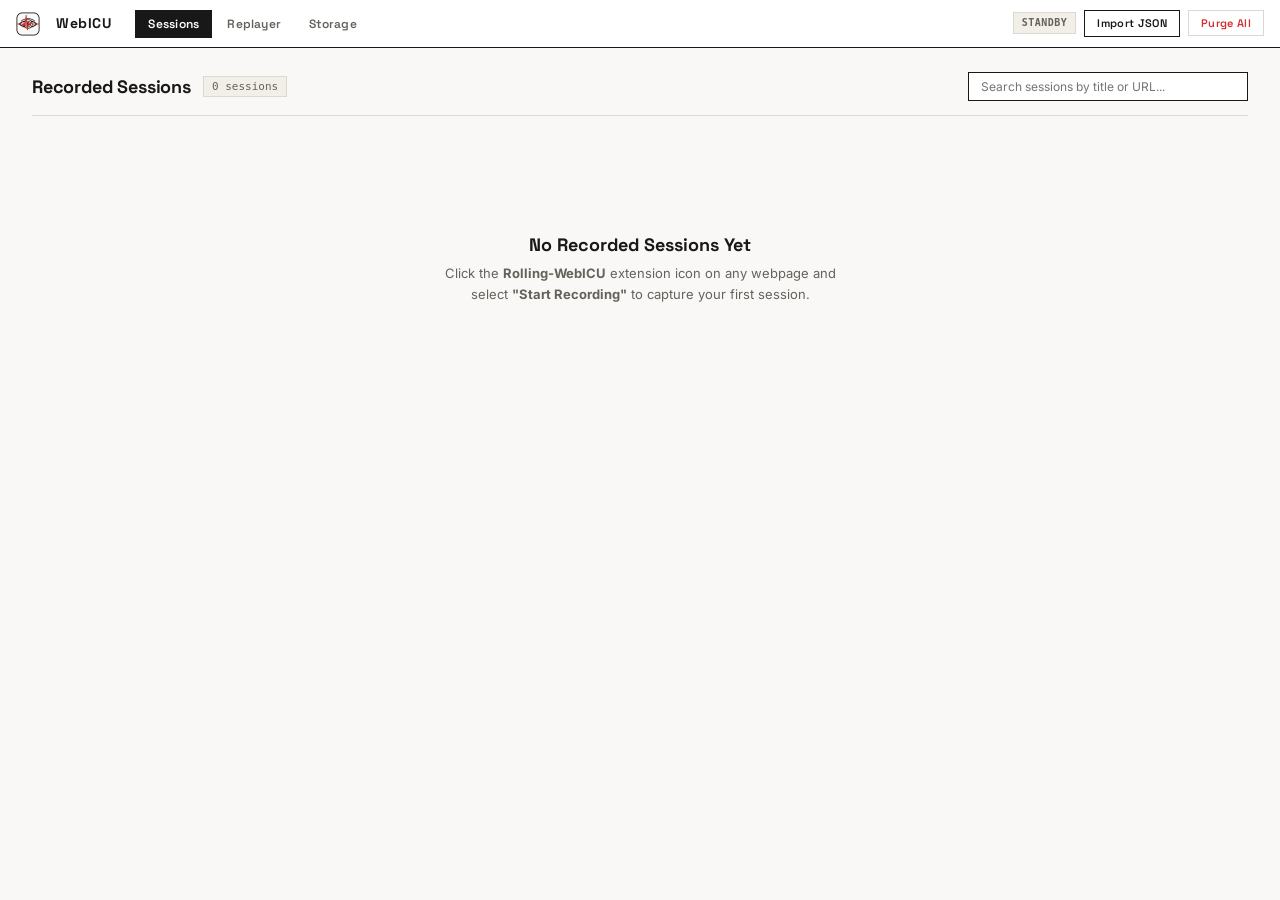
<file: dashboard/dashboard.html>
<!DOCTYPE html>
<html lang="en">
<head>
  <meta charset="UTF-8">
  <meta name="viewport" content="width=device-width, initial-scale=1.0">
  <title>WebICU // Session Studio</title>
  <link rel="stylesheet" href="../vendor/rrweb.css">
  <link rel="stylesheet" href="../vendor/rrweb-player.css">
  <link rel="stylesheet" href="dashboard.css">
  <link rel="icon" type="image/svg+xml" href="../icons/icon.svg">
  <link rel="icon" type="image/png" sizes="48x48" href="../icons/icon48.png">
  <link rel="icon" type="image/png" sizes="16x16" href="../icons/icon16.png">
  <link rel="shortcut icon" href="../icons/icon48.png">
  <link rel="apple-touch-icon" href="../icons/icon128.png">
</head>
<body>
  <div class="app-layout">
    <!-- Top Navbar (Fixed 48px) -->
    <header class="navbar">
      <div class="nav-left">
        <div class="nav-brand">
          <img src="../icons/icon48.png" alt="WebICU" width="24" height="24" class="nav-logo" style="border-radius: 5px; margin-right: 8px; display: block;">
          <span class="nav-title">WebICU</span>
        </div>
        <nav class="nav-tabs" id="mainNavTabs">
          <button class="nav-tab active" data-view="sessions" id="navTabSessions">
            <span>Sessions</span>
          </button>
          <button class="nav-tab" data-view="player" id="navTabPlayer">
            <span>Replayer</span>
          </button>
          <button class="nav-tab" data-view="storage" id="navTabStorage">
            <span>Storage</span>
          </button>
        </nav>
      </div>

      <div class="nav-actions">
        <span class="nav-status-badge" id="navRecordingBadge">STANDBY</span>
        <label for="importJsonInput" class="btn btn-secondary">
          <span>Import JSON</span>
          <input type="file" id="importJsonInput" accept=".json" style="display: none;">
        </label>
        <button id="clearAllBtn" class="btn btn-outline-danger">Purge All</button>
      </div>
    </header>

    <!-- Main Views Area -->
    <main class="main-content">
      <!-- VIEW 1: SESSIONS ARCHIVE LIST -->
      <section id="sessionsListView" class="view-panel active scrollable-view">
        <div class="panel-header-bar">
          <div class="panel-header-title">
            <h1 class="header-main-title">Recorded Sessions</h1>
            <span id="sessionCountBadge" class="counter-badge">0 sessions</span>
          </div>

          <div class="panel-search-box">
            <input type="text" id="searchInput" class="search-input" placeholder="Search sessions by title or URL...">
          </div>
        </div>

        <div class="sessions-container">
          <div id="sessionsContainer" class="sessions-grid">
            <!-- Dynamic session cards injected via dashboard.js -->
          </div>

          <!-- Empty State -->
          <div id="emptyState" class="empty-state" style="display: none;">
            <div class="empty-icon">
              <span class="motif-circle" style="width:28px; height:28px; background:var(--color-primary);"></span>
            </div>
            <h2 class="empty-title">No Recorded Sessions Yet</h2>
            <p class="empty-desc">
              Click the <strong>Rolling-WebICU</strong> extension icon on any webpage and select <strong>"Start Recording"</strong> to capture your first session.
            </p>
          </div>
        </div>
      </section>

      <!-- VIEW 2: REPLAYER & DEVTOOLS WORKBENCH -->
      <section id="playerView" class="view-panel">
        <!-- Replayer Toolbar (Fixed 40px) -->
        <div class="player-toolbar">
          <div class="toolbar-left">
            <button id="backToListBtn" class="btn btn-secondary btn-back" title="Back to Sessions Archive">
              <span>← Sessions</span>
            </button>
            <div class="session-meta-display">
              <span id="playerSessionTitle" class="session-display-title">#0x0000</span>
              <span class="meta-separator">•</span>
              <span id="playerUrlDisplay" class="session-display-url">chrome-extension://local-session</span>
            </div>
          </div>

          <div class="toolbar-right">
            <div id="playerMetaBadges" class="session-stat-chips"></div>
            <button id="toggleInspectorBtn" class="btn btn-secondary" title="Toggle Inspector Panel">
              <span id="inspectorToggleText">Hide Inspector</span>
            </button>
            <button id="btnExportZipArchive" class="btn btn-primary" title="Export Structured ZIP (Progressive Snapshots, Actions & Causality, Timeline)">
              <svg width="14" height="14" viewBox="0 0 16 16" fill="none" stroke="currentColor" stroke-width="1.8" stroke-linecap="round" stroke-linejoin="round" aria-hidden="true" style="margin-right: 4px; display: inline-block; vertical-align: -2px;"><path d="M2.5 5.5l5.5-3 5.5 3v6l-5.5 3-5.5-3v-6z"/><path d="M2.5 5.5l5.5 3 5.5-3"/><path d="M8 8.5v6"/></svg>
              <span>Export ZIP</span>
            </button>
            <button id="exportCurrentBtn" class="btn btn-secondary" title="Download Raw Replay JSON">
              <span>JSON</span>
            </button>
            <button id="deleteCurrentBtn" class="btn btn-outline-danger" title="Delete Session">
              <span>Delete</span>
            </button>
          </div>
        </div>

        <!-- Workbench Grid: Replayer Stage (Left) & Inspector (Right) -->
        <div class="workbench-grid" id="workbenchGrid">
          <!-- LEFT / CENTER: THEATER SUITE -->
          <div class="stage-panel" id="stagePanel">
            <!-- Replayer Viewport Container (Auto-Fitting Studio Canvas) -->
            <div class="stage-viewport-container" id="stageViewportContainer">
              <div id="webicuPlayerMount" class="player-mount"></div>
            </div>

            <!-- Bauhaus Mechanical Playback Bar -->
            <div class="playback-bar-container" id="playbackBarContainer">
              <!-- Scrubber Track & Markers -->
              <div class="scrubber-row">
                <span class="playback-time" id="playbackTimeCurrent">00:00.00</span>
                <div class="scrubber-track" id="playbackScrubberTrack" title="Seek / Drag Playhead">
                  <div class="scrubber-progress" id="playbackProgressBar"></div>
                  <div id="playbackMilestones"></div>
                  <div class="scrubber-thumb" id="playbackScrubberThumb" style="left: 0%;">
                    <span class="scrubber-thumb-pip"></span>
                  </div>
                </div>
                <span class="playback-time time-total" id="playbackTimeTotal">00:00.00</span>
              </div>

              <!-- Controls Row: Play/Pause, Step, Speed, Inactivity -->
              <div class="playback-controls-row">
                <div class="playback-btn-group">
                  <!-- Play/Pause Button -->
                  <button class="btn-play-pause" id="btnPlayPause" title="Toggle Playback [Space]">
                    <span id="playPauseIconContainer">
                      <svg id="iconPlay" viewBox="0 0 24 24" width="14" height="14" fill="currentColor" style="display:none; margin-left: 2px;"><polygon points="6 4 20 12 6 20 6 4"/></svg>
                      <svg id="iconPause" viewBox="0 0 24 24" width="14" height="14" fill="currentColor"><rect x="6" y="5" width="4" height="14"/><rect x="14" y="5" width="4" height="14"/></svg>
                    </span>
                  </button>

                  <!-- Step Buttons -->
                  <button class="btn-step" id="btnStepBack" title="Step Backward 500ms">
                    <svg viewBox="0 0 24 24" width="13" height="13" fill="currentColor"><polygon points="11 19 2 12 11 5 11 19"/><polygon points="22 19 13 12 22 5 22 19"/></svg>
                  </button>
                  <button class="btn-step" id="btnStepForward" title="Step Forward 500ms">
                    <svg viewBox="0 0 24 24" width="13" height="13" fill="currentColor"><polygon points="13 19 22 12 13 5 13 19"/><polygon points="2 19 11 12 2 5 2 19"/></svg>
                  </button>

                  <div class="ctrl-divider"></div>

                  <!-- Skip Inactivity -->
                  <button class="btn-skip-inactive active" id="btnToggleSkipInactive" title="Toggle Skipping Inactivity">
                    <span class="skip-indicator-dot"></span>
                    <span>Skip Inactivity</span>
                  </button>
                </div>

                <!-- Speed Stark Tiles -->
                <div class="speed-tile-group" id="speedTileGroup">
                  <span class="speed-label">SPEED</span>
                  <button type="button" class="speed-btn" data-speed="0.5">0.5×</button>
                  <button type="button" class="speed-btn active" data-speed="1.0">1.0×</button>
                  <button type="button" class="speed-btn" data-speed="2.0">2.0×</button>
                  <button type="button" class="speed-btn" data-speed="4.0">4.0×</button>
                  <button type="button" class="speed-btn" data-speed="8.0">8.0×</button>
                </div>

                <!-- Frame Indexing -->
                <div class="frame-indexing">
                  <span class="frame-label">FRAME</span>
                  <span class="frame-badge" id="playbackFrameBadge">#00,001</span>
                </div>
              </div>
            </div>
          </div>

          <!-- RIGHT: MAKER SUITE INSPECTOR (Ergonomic 400px sidebar) -->
          <div class="devtools-panel" id="devtoolsPanel">
            <!-- Inspector Multi-Tab Navigation -->
            <nav class="inspector-tabs" id="inspectorTabsNav">
              <button class="insp-tab active" data-insp-tab="actions" id="tabInspActions">
                <span>01 Causality</span>
                <span class="tab-badge-num" id="inspActionsCount">0</span>
              </button>
              <button class="insp-tab" data-insp-tab="snapshots" id="tabInspSnapshots">
                <span>02 Snapshots</span>
                <span class="tab-badge-num" id="inspSnapshotsCount">0</span>
              </button>
              <button class="insp-tab" data-insp-tab="events" id="tabInspEvents">
                <span>03 Raw Stream</span>
              </button>
              <button class="insp-tab" data-insp-tab="network" id="tabInspNetwork">
                <span>04 Network</span>
                <span class="tab-badge-num" id="inspNetworkCount">0</span>
              </button>
            </nav>

            <!-- TAB 1: ACTIONS & CAUSALITY VIEW -->
            <div class="insp-subpanel active" id="panelInspActions">
              <div class="subpanel-header">
                <span class="subpanel-title">Semantic Interaction Trajectory</span>
                <span class="subpanel-hint">Actions paired with spawned UI</span>
              </div>
              <div class="actions-list-scroll" id="actionsListContainer">
                <!-- Dynamically populated via dashboard.js -->
              </div>
            </div>

            <!-- TAB 2: PROGRESSIVE SNAPSHOTS VIEW -->
            <div class="insp-subpanel" id="panelInspSnapshots">
              <div class="subpanel-header">
                <span class="subpanel-title">Progressive DOM Snapshots</span>
                <span class="subpanel-hint">Whole-page baseline & route changes</span>
              </div>
              <div class="snapshots-list-scroll" id="snapshotsListContainer">
                <!-- Dynamically populated via dashboard.js -->
              </div>
            </div>

            <!-- TAB 3: RAW EVENT STREAM & JSON VIEW -->
            <div class="insp-subpanel" id="panelInspEvents">
              <!-- Filter Bar -->
              <div class="inspector-filter-bar">
                <input type="text" id="eventFilterInput" class="inspector-search" placeholder="Filter events by type or data...">
                <div class="filter-pills" id="eventFilterPills">
                  <button type="button" class="filter-pill active" data-type="all">All (<span id="eventInspectorCount">0</span>)</button>
                  <button type="button" class="filter-pill" data-type="snapshot">Snapshots</button>
                  <button type="button" class="filter-pill" data-type="mutation">Mutations</button>
                </div>
              </div>

              <!-- Upper: Waterfall / Event Stream Table -->
              <div class="event-table-scroll">
                <table class="event-table">
                  <thead>
                    <tr>
                      <th style="width: 44px;">#</th>
                      <th style="width: 95px;">Type</th>
                      <th style="width: 65px;">Offset</th>
                      <th>Summary</th>
                    </tr>
                  </thead>
                  <tbody id="eventTableBody">
                    <!-- Populated dynamically via dashboard.js -->
                  </tbody>
                </table>
              </div>

              <!-- Lower: Raw JSON Inspector -->
              <div class="raw-inspector-box">
                <div class="raw-inspector-header">
                  <span id="selectedEventHeader">Event Payload Details</span>
                  <button id="btnCopyJsonPayload" class="btn-micro" title="Copy Raw JSON to Clipboard">Copy</button>
                </div>
                <pre class="raw-json-viewer" id="rawJsonViewer">// Click any event above to inspect its decoded payload</pre>
              </div>
            </div>

            <!-- TAB 4: NETWORK CAPTURE & CAUSALITY VIEW -->
            <div class="insp-subpanel" id="panelInspNetwork">
              <!-- Filter Bar -->
              <div class="inspector-filter-bar">
                <input type="text" id="networkFilterInput" class="inspector-search" placeholder="Filter requests by URL, method, status...">
                <div class="filter-pills" id="networkFilterPills">
                  <button type="button" class="filter-pill active" data-net-filter="all">All (<span id="netFilterAllCount">0</span>)</button>
                  <button type="button" class="filter-pill" data-net-filter="action">Action-Linked</button>
                  <button type="button" class="filter-pill" data-net-filter="error">Errors</button>
                </div>
              </div>

              <!-- Upper: Waterfall / Request Table -->
              <div class="event-table-scroll network-table-scroll">
                <table class="event-table network-table">
                  <thead>
                    <tr>
                      <th style="width: 36px;">#</th>
                      <th style="width: 58px;">Status</th>
                      <th style="width: 48px;">Method</th>
                      <th style="width: 58px;">Offset</th>
                      <th style="width: 48px;">Time</th>
                      <th>Endpoint & Causality</th>
                    </tr>
                  </thead>
                  <tbody id="networkTableBody">
                    <!-- Populated dynamically via dashboard.js -->
                  </tbody>
                </table>
              </div>

              <!-- Lower: Lossless Request/Response Inspector -->
              <div class="raw-inspector-box network-detail-box">
                <div class="raw-inspector-header">
                  <span id="selectedNetworkHeader">Select a request above to inspect</span>
                  <button id="btnCopyNetworkJson" class="btn-micro" title="Copy Full Request/Response Payload">Copy JSON</button>
                </div>
                <div class="network-detail-tabs-bar">
                  <button type="button" class="net-detail-tab active" data-detail-view="response">Response</button>
                  <button type="button" class="net-detail-tab" data-detail-view="headers">Headers</button>
                  <button type="button" class="net-detail-tab" data-detail-view="request">Request</button>
                </div>
                <pre class="raw-json-viewer network-json-viewer" id="networkDetailViewer">// Click any request above to view its headers, payload, and response</pre>
              </div>
            </div>
          </div>
        </div>
      </section>

      <!-- VIEW 3: STORAGE & PERSISTENCE HUB -->
      <section id="storageView" class="view-panel scrollable-view">
        <div class="panel-header-bar">
          <div class="panel-header-title">
            <h1 class="header-main-title">Storage & Engine</h1>
            <span class="counter-badge" id="storageAllocationBadge">0 MB Used</span>
          </div>
        </div>

        <div class="storage-layout">
          <!-- Storage Overview Card -->
          <div class="storage-card">
            <h2 class="storage-card-title">IndexedDB Storage Metrics</h2>
            <p class="storage-card-desc">Session recordings, progressive snapshots, and causality buffers are saved securely inside your browser's local IndexedDB tier.</p>
            
            <div class="storage-metrics-grid">
              <div class="metric-box">
                <span class="metric-label">Stored Sessions</span>
                <span class="metric-val" id="storageDomText">0</span>
              </div>
              <div class="metric-box">
                <span class="metric-label">Total Events</span>
                <span class="metric-val" id="storageMutText">0</span>
              </div>
              <div class="metric-box">
                <span class="metric-label">Est. Disk Footprint</span>
                <span class="metric-val" id="storagePayloadText">0 MB</span>
              </div>
            </div>

            <div class="storage-actions">
              <button id="btnExportAllBundle" class="btn btn-secondary">
                <span>Export All Sessions (JSON Archive)</span>
              </button>
            </div>
          </div>

          <!-- Retention & Data Management Card -->
          <div class="storage-card">
            <h2 class="storage-card-title">Data Management</h2>
            <p class="storage-card-desc">Purge old sessions or perform a full zero-fill reset of the local recording database.</p>

            <div class="storage-actions" style="margin-top: auto;">
              <button id="btnClearStorageDb" class="btn btn-outline-danger" style="width: 100%;">
                <span>Purge Entire IndexedDB Database</span>
              </button>
            </div>
          </div>
        </div>
      </section>
    </main>
  </div>

  <!-- Snapshot Offline Preview Modal -->
  <div id="snapshotPreviewModal" class="snapshot-modal-overlay" style="display: none;">
    <div class="snapshot-modal-container">
      <div class="snapshot-modal-header">
        <div class="snapshot-modal-title" id="snapshotModalTitle">Snapshot Preview</div>
        <div style="display: flex; gap: 6px; align-items: center;">
          <button id="btnOpenSnapshotNewTab" class="btn btn-secondary" style="padding: 2px 8px; display: inline-flex; align-items: center; gap: 4px;" title="Open full snapshot in a new browser tab"><svg width="12" height="12" viewBox="0 0 16 16" fill="none" stroke="currentColor" stroke-width="2" stroke-linecap="round" stroke-linejoin="round"><path d="M12 9v4H3V4h4M9 3h4v4M6.5 9.5L13 3"/></svg><span>New Tab</span></button>
          <button id="btnDownloadSnapshotModal" class="btn btn-secondary" style="padding: 2px 8px; display: inline-flex; align-items: center; gap: 4px;" title="Download standalone HTML file"><svg width="12" height="12" viewBox="0 0 16 16" fill="none" stroke="currentColor" stroke-width="2" stroke-linecap="round" stroke-linejoin="round"><path d="M8 2v9M4 8l4 4 4-4M2 14h12"/></svg><span>Download HTML</span></button>
          <button id="btnCloseSnapshotModal" class="btn btn-secondary" style="padding: 2px 8px; display: inline-flex; align-items: center; gap: 4px;"><svg width="12" height="12" viewBox="0 0 16 16" fill="none" stroke="currentColor" stroke-width="2" stroke-linecap="round" stroke-linejoin="round"><path d="M4 4l8 8M12 4l-8 8"/></svg><span>Close</span></button>
        </div>
      </div>
      <iframe id="snapshotModalIframe" class="snapshot-modal-iframe"></iframe>
    </div>
  </div>

  <!-- Load rrweb-player standalone UMD bundle -->
  <script src="../vendor/rrweb-player.js"></script>
  <!-- Load dashboard module -->
  <script type="module" src="dashboard.js"></script>
</body>
</html>
</file>
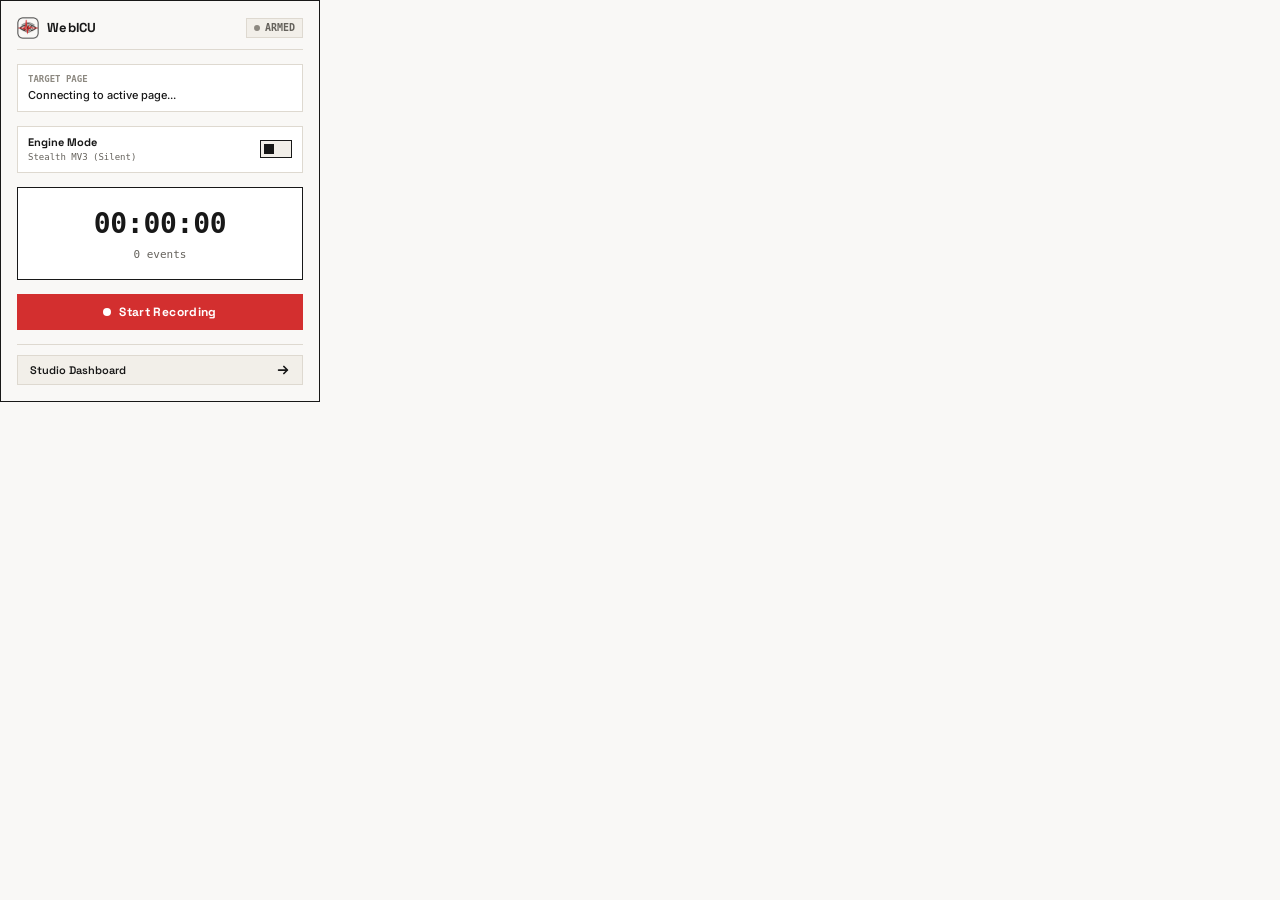
<file: popup/popup.html>
<!DOCTYPE html>
<html lang="en">
<head>
  <meta charset="UTF-8">
  <meta name="viewport" content="width=device-width, initial-scale=1.0">
  <title>WebICU // Recorder</title>
  <link rel="stylesheet" href="popup.css">
  <link rel="icon" type="image/svg+xml" href="../icons/icon.svg">
  <link rel="icon" type="image/png" sizes="48x48" href="../icons/icon48.png">
  <link rel="shortcut icon" href="../icons/icon48.png">
</head>
<body>
  <div class="popup-container">
    <!-- Minimalist Bauhaus Header -->
    <header class="header">
      <div class="header-brand">
        <img src="../icons/icon48.png" alt="WebICU" width="22" height="22" class="brand-logo" style="border-radius: 4px; display: block;">
        <span class="brand-title">WebICU</span>
      </div>
      <div id="statusPill" class="status-pill status-idle">
        <span class="status-dot"></span>
        <span id="statusText">Armed</span>
      </div>
    </header>

    <!-- Target Tab Info -->
    <div class="tab-card">
      <span class="tab-label">Target Page</span>
      <div id="tabTitle" class="tab-title" title="Loading...">Connecting to active page...</div>
    </div>

    <!-- Engine Mode Toggle (Stealth vs CDP Debugger) -->
    <div class="engine-toggle-card">
      <div class="toggle-meta">
        <span class="toggle-name">Engine Mode</span>
        <span class="toggle-sub" id="engineModeSub">Stealth MV3 (Silent)</span>
      </div>
      <label class="switch" title="Toggle between Stealth MV3 and CDP Debugger engine">
        <input type="checkbox" id="cdpEngineToggle">
        <span class="slider"></span>
      </label>
    </div>

    <!-- Central Recording Unit -->
    <div class="record-core" id="dispatchSection">
      <div id="timerDisplay" class="timer-digits">00:00:00</div>
      <div id="eventCountDisplay" class="event-count-badge">0 events</div>
    </div>

    <!-- Action Controls -->
    <div class="action-buttons">
      <!-- When IDLE -->
      <button id="startBtn" class="btn btn-primary btn-record">
        <span class="rec-dot"></span>
        <span>Start Recording</span>
      </button>

      <!-- When RECORDING / PAUSED -->
      <div id="activeControls" class="btn-group" style="display: none;">
        <button id="pauseBtn" class="btn btn-secondary">
          <span id="pauseBtnText">Pause</span>
        </button>
        <button id="stopBtn" class="btn btn-danger">
          <span>Stop & Save</span>
        </button>
      </div>
    </div>

    <!-- Footer Navigation -->
    <footer class="footer">
      <button id="openDashboardBtn" class="btn-dashboard">
        <span>Studio Dashboard</span>
        <svg width="14" height="14" viewBox="0 0 16 16" fill="none" stroke="currentColor" stroke-width="2" stroke-linecap="round" stroke-linejoin="round" aria-hidden="true"><path d="M3 8h10M9 4l4 4-4 4"/></svg>
      </button>
    </footer>
  </div>

  <script src="popup.js"></script>
</body>
</html>
</file>
<file: vendor/rrweb.css>
.replayer-wrapper {
  position: relative;
}
.replayer-mouse {
  position: absolute;
  width: 20px;
  height: 20px;
  transition: left 0.05s linear, top 0.05s linear;
  background-size: contain;
  background-position: center center;
  background-repeat: no-repeat;
  background-image: url('[data-uri]');
  border-color: transparent;  /* otherwise we transition from black when .touch-device class is added */
}
.replayer-mouse::after {
  content: '';
  display: inline-block;
  width: 20px;
  height: 20px;
  background: rgb(73, 80, 246);
  border-radius: 100%;
  transform: translate(-50%, -50%);
  opacity: 0.3;
}
.replayer-mouse.active::after {
  animation: click 0.2s ease-in-out 1;
}
.replayer-mouse.touch-device {
  background-image: none;  /* there's no passive cursor on touch-only screens */
  width: 70px;
  height: 70px;
  border-width: 4px;
  border-style: solid;
  border-radius: 100%;
  margin-left: -37px;
  margin-top: -37px;
  border-color: rgba(73, 80, 246, 0);
  transition: left 0s linear, top 0s linear, border-color 0.2s ease-in-out;
}
.replayer-mouse.touch-device.touch-active {
  border-color: rgba(73, 80, 246, 1);
  transition: left 0.25s linear, top 0.25s linear, border-color 0.2s ease-in-out;
}
.replayer-mouse.touch-device::after {
  opacity: 0;  /* there's no passive cursor on touch-only screens */
}
.replayer-mouse.touch-device.active::after {
  animation: touch-click 0.2s ease-in-out 1;
}
.replayer-mouse-tail {
  position: absolute;
  pointer-events: none;
}

@keyframes click {
  0% {
    opacity: 0.3;
    width: 20px;
    height: 20px;
  }
  50% {
    opacity: 0.5;
    width: 10px;
    height: 10px;
  }
}

@keyframes touch-click {
  0% {
    opacity: 0;
    width: 20px;
    height: 20px;
  }
  50% {
    opacity: 0.5;
    width: 10px;
    height: 10px;
  }
}
</file>
<file: vendor/rrweb-player.css>
.switch.svelte-a6h7w7.svelte-a6h7w7.svelte-a6h7w7{height:1em;display:flex;align-items:center}.switch.disabled.svelte-a6h7w7.svelte-a6h7w7.svelte-a6h7w7{opacity:0.5}.label.svelte-a6h7w7.svelte-a6h7w7.svelte-a6h7w7{margin:0 8px}.switch.svelte-a6h7w7 input[type='checkbox'].svelte-a6h7w7.svelte-a6h7w7{position:absolute;opacity:0}.switch.svelte-a6h7w7 label.svelte-a6h7w7.svelte-a6h7w7{width:2em;height:1em;position:relative;cursor:pointer;display:block}.switch.disabled.svelte-a6h7w7 label.svelte-a6h7w7.svelte-a6h7w7{cursor:not-allowed}.switch.svelte-a6h7w7 label.svelte-a6h7w7.svelte-a6h7w7:before{content:'';position:absolute;width:2em;height:1em;left:0.1em;transition:background 0.1s ease;background:rgba(73, 80, 246, 0.5);border-radius:50px}.switch.svelte-a6h7w7 label.svelte-a6h7w7.svelte-a6h7w7:after{content:'';position:absolute;width:1em;height:1em;border-radius:50px;left:0;transition:all 0.2s ease;box-shadow:0px 2px 5px 0px rgba(0, 0, 0, 0.3);background:#fcfff4;animation:switch-off 0.2s ease-out;z-index:2}.switch.svelte-a6h7w7 input[type='checkbox'].svelte-a6h7w7:checked+label.svelte-a6h7w7:before{background:rgb(73, 80, 246)}.switch.svelte-a6h7w7 input[type='checkbox'].svelte-a6h7w7:checked+label.svelte-a6h7w7:after{animation:switch-on 0.2s ease-out;left:1.1em}.rr-controller.svelte-189zk2r.svelte-189zk2r{width:100%;height:80px;background:#fff;display:flex;flex-direction:column;justify-content:space-around;align-items:center;border-radius:0 0 5px 5px}.rr-timeline.svelte-189zk2r.svelte-189zk2r{width:80%;display:flex;align-items:center}.rr-timeline__time.svelte-189zk2r.svelte-189zk2r{display:inline-block;width:100px;text-align:center;color:#11103e}.rr-progress.svelte-189zk2r.svelte-189zk2r{flex:1;height:12px;background:#eee;position:relative;border-radius:3px;cursor:pointer;box-sizing:border-box;border-top:solid 4px #fff;border-bottom:solid 4px #fff}.rr-progress.disabled.svelte-189zk2r.svelte-189zk2r{cursor:not-allowed}.rr-progress__step.svelte-189zk2r.svelte-189zk2r{height:100%;position:absolute;left:0;top:0;background:#e0e1fe}.rr-progress__handler.svelte-189zk2r.svelte-189zk2r{width:20px;height:20px;border-radius:10px;position:absolute;top:2px;transform:translate(-50%, -50%);background:rgb(73, 80, 246)}.rr-controller__btns.svelte-189zk2r.svelte-189zk2r{display:flex;align-items:center;justify-content:center;font-size:13px}.rr-controller__btns.svelte-189zk2r button.svelte-189zk2r{width:32px;height:32px;display:flex;padding:0;align-items:center;justify-content:center;background:none;border:none;border-radius:50%;cursor:pointer}.rr-controller__btns.svelte-189zk2r button.svelte-189zk2r:active{background:#e0e1fe}.rr-controller__btns.svelte-189zk2r button.active.svelte-189zk2r{color:#fff;background:rgb(73, 80, 246)}.rr-controller__btns.svelte-189zk2r button.svelte-189zk2r:disabled{cursor:not-allowed}.replayer-wrapper {
  position: relative;
}
.replayer-mouse {
  position: absolute;
  width: 20px;
  height: 20px;
  transition: left 0.05s linear, top 0.05s linear;
  background-size: contain;
  background-position: center center;
  background-repeat: no-repeat;
  background-image: url('[data-uri]');
  border-color: transparent;  /* otherwise we transition from black when .touch-device class is added */
}
.replayer-mouse::after {
  content: '';
  display: inline-block;
  width: 20px;
  height: 20px;
  background: rgb(73, 80, 246);
  border-radius: 100%;
  transform: translate(-50%, -50%);
  opacity: 0.3;
}
.replayer-mouse.active::after {
  animation: click 0.2s ease-in-out 1;
}
.replayer-mouse.touch-device {
  background-image: none;  /* there's no passive cursor on touch-only screens */
  width: 70px;
  height: 70px;
  border-width: 4px;
  border-style: solid;
  border-radius: 100%;
  margin-left: -37px;
  margin-top: -37px;
  border-color: rgba(73, 80, 246, 0);
  transition: left 0s linear, top 0s linear, border-color 0.2s ease-in-out;
}
.replayer-mouse.touch-device.touch-active {
  border-color: rgba(73, 80, 246, 1);
  transition: left 0.25s linear, top 0.25s linear, border-color 0.2s ease-in-out;
}
.replayer-mouse.touch-device::after {
  opacity: 0;  /* there's no passive cursor on touch-only screens */
}
.replayer-mouse.touch-device.active::after {
  animation: touch-click 0.2s ease-in-out 1;
}
.replayer-mouse-tail {
  position: absolute;
  pointer-events: none;
}
@keyframes click {
  0% {
    opacity: 0.3;
    width: 20px;
    height: 20px;
  }
  50% {
    opacity: 0.5;
    width: 10px;
    height: 10px;
  }
}
@keyframes touch-click {
  0% {
    opacity: 0;
    width: 20px;
    height: 20px;
  }
  50% {
    opacity: 0.5;
    width: 10px;
    height: 10px;
  }
}
.rr-player{position:relative;background:white;float:left;border-radius:5px;box-shadow:0 24px 48px rgba(17, 16, 62, 0.12)}
.rr-player__frame{overflow:hidden}
.replayer-wrapper{float:left;clear:both;transform-origin:top left;left:50%;top:50%}
.replayer-wrapper>iframe{border:none}
</file>
<file: dashboard/dashboard.css>
/* Minimalist Bauhaus Studio Dashboard Stylesheet - Full Adaptive Responsive Scaling */
@import url('https://fonts.googleapis.com/css2?family=Inter:wght@400;500;600;700&family=Space+Grotesk:wght@500;600;700&display=swap');

:root {
  --color-bg: #f9f8f6;
  --color-surface: #ffffff;
  --color-surface-dim: #f2efe9;
  --color-surface-high: #eae5dc;
  
  --color-text: #181818;
  --color-text-secondary: #65625c;
  --color-text-muted: #8c8880;

  --color-primary: #d32f2f;
  --color-primary-hover: #b71c1c;
  --color-secondary: #1a56db;
  --color-tertiary: #d97706;

  --color-border: #181818;
  --color-border-subtle: #ded9d0;
  
  --font-display: 'Space Grotesk', -apple-system, BlinkMacSystemFont, sans-serif;
  --font-body: 'Inter', -apple-system, BlinkMacSystemFont, sans-serif;
  --font-mono: ui-monospace, SFMono-Regular, Menlo, Monaco, Consolas, monospace;
}

* {
  box-sizing: border-box;
  margin: 0;
  padding: 0;
}

.bauhaus-inline-icon {
  display: inline-block;
  vertical-align: -1.5px;
  margin-right: 4px;
  flex-shrink: 0;
}

html, body {
  height: 100%;
  width: 100%;
  overflow: hidden; /* Studio application viewport: window never scrolls */
  margin: 0;
  padding: 0;
}

body {
  font-family: var(--font-body);
  background-color: var(--color-bg);
  color: var(--color-text);
  font-size: 13px;
  line-height: 1.4;
  -webkit-font-smoothing: antialiased;
}

.app-layout {
  height: 100vh;
  width: 100vw;
  display: flex;
  flex-direction: column;
  overflow: hidden;
}

/* TOP NAVBAR (Fixed 48px) */
.navbar {
  display: flex;
  align-items: center;
  justify-content: space-between;
  height: 48px;
  min-height: 48px;
  background-color: var(--color-surface);
  border-bottom: 1px solid var(--color-border);
  padding: 0 16px;
  flex-shrink: 0;
  z-index: 100;
  user-select: none;
}

.nav-left {
  display: flex;
  align-items: center;
  gap: 24px;
}

.nav-brand {
  display: flex;
  align-items: center;
  gap: 8px;
}

.bauhaus-motif {
  display: flex;
  align-items: center;
  gap: 4px;
}

.motif-circle {
  width: 10px;
  height: 10px;
  border-radius: 50%;
  background-color: var(--color-primary);
}

.motif-square {
  width: 10px;
  height: 10px;
  background-color: var(--color-secondary);
}

.motif-triangle {
  width: 0;
  height: 0;
  border-left: 5px solid transparent;
  border-right: 5px solid transparent;
  border-bottom: 10px solid var(--color-tertiary);
}

.nav-title {
  font-family: var(--font-display);
  font-size: 14px;
  font-weight: 700;
  letter-spacing: 0.04em;
  color: var(--color-text);
}

.nav-tabs {
  display: flex;
  align-items: center;
  gap: 2px;
}

.nav-tab {
  padding: 5px 12px;
  font-family: var(--font-display);
  font-size: 12px;
  font-weight: 600;
  letter-spacing: 0.02em;
  color: var(--color-text-secondary);
  background: transparent;
  border: 1px solid transparent;
  cursor: pointer;
  border-radius: 0;
  transition: all 0.1s ease;
}

.nav-tab:hover {
  color: var(--color-text);
  background-color: var(--color-surface-dim);
}

.nav-tab.active {
  color: #ffffff;
  background-color: var(--color-border);
  border-color: var(--color-border);
}

.nav-actions {
  display: flex;
  align-items: center;
  gap: 8px;
}

.nav-status-badge {
  font-family: var(--font-mono);
  font-size: 10px;
  font-weight: 700;
  letter-spacing: 0.05em;
  padding: 3px 8px;
  border: 1px solid var(--color-border-subtle);
  background: var(--color-surface-dim);
  color: var(--color-text-secondary);
}

.nav-status-badge.status-active {
  background: var(--color-primary);
  border-color: var(--color-primary);
  color: #fff;
}

.nav-status-badge.status-paused {
  background: var(--color-tertiary);
  border-color: var(--color-tertiary);
  color: #fff;
}

/* BUTTONS */
.btn {
  display: inline-flex;
  align-items: center;
  justify-content: center;
  gap: 6px;
  padding: 5px 12px;
  font-family: var(--font-display);
  font-size: 11px;
  font-weight: 600;
  letter-spacing: 0.03em;
  cursor: pointer;
  border: 1px solid var(--color-border);
  background-color: var(--color-surface);
  color: var(--color-text);
  border-radius: 0;
  transition: all 0.1s ease;
  user-select: none;
  white-space: nowrap;
}

.btn:hover {
  background-color: var(--color-surface-dim);
}

.btn:active {
  transform: translate(1px, 1px);
}

.btn-primary {
  background-color: var(--color-primary);
  color: #ffffff;
  border-color: var(--color-primary);
}

.btn-primary:hover {
  background-color: var(--color-primary-hover);
}

.btn-secondary {
  background-color: var(--color-surface);
  color: var(--color-text);
  border-color: var(--color-border);
}

.btn-outline-danger {
  background-color: transparent;
  color: var(--color-primary);
  border-color: var(--color-border-subtle);
}

.btn-outline-danger:hover {
  background-color: #fee2e2;
  border-color: var(--color-primary);
}

.btn-micro {
  font-family: var(--font-mono);
  font-size: 10px;
  padding: 2px 6px;
  border: 1px solid var(--color-border-subtle);
  background: var(--color-surface);
  color: var(--color-text);
  cursor: pointer;
}

.btn-micro:hover {
  background: var(--color-surface-dim);
  border-color: var(--color-border);
}

/* MAIN VIEWPORT LAYOUT */
.main-content {
  flex: 1;
  min-height: 0;
  display: flex;
  flex-direction: column;
  overflow: hidden;
  position: relative;
}

.view-panel {
  display: none;
  flex-direction: column;
  width: 100%;
  height: 100%;
  min-height: 0;
  overflow: hidden;
}

.view-panel.active {
  display: flex;
}

.scrollable-view {
  overflow-y: auto;
  padding: 24px 32px;
}

/* VIEW 1: SESSIONS LIST */
#sessionsListView {
  max-width: 1400px;
  width: 100%;
  margin: 0 auto;
}

.panel-header-bar {
  display: flex;
  align-items: center;
  justify-content: space-between;
  margin-bottom: 20px;
  padding-bottom: 14px;
  border-bottom: 1px solid var(--color-border-subtle);
}

.panel-header-title {
  display: flex;
  align-items: center;
  gap: 12px;
}

.header-main-title {
  font-family: var(--font-display);
  font-size: 18px;
  font-weight: 700;
  letter-spacing: -0.01em;
  color: var(--color-text);
}

.counter-badge {
  font-family: var(--font-mono);
  font-size: 11px;
  padding: 2px 8px;
  background-color: var(--color-surface-dim);
  border: 1px solid var(--color-border-subtle);
  color: var(--color-text-secondary);
}

.search-input {
  width: 280px;
  padding: 6px 12px;
  font-family: var(--font-body);
  font-size: 12px;
  background-color: var(--color-surface);
  border: 1px solid var(--color-border);
  color: var(--color-text);
  outline: none;
}

.search-input:focus {
  border-color: var(--color-primary);
}

.sessions-container {
  flex: 1;
}

.sessions-grid {
  display: grid;
  grid-template-columns: repeat(auto-fill, minmax(320px, 1fr));
  gap: 16px;
}

/* SESSION CARD */
.session-card {
  background-color: var(--color-surface);
  border: 1px solid var(--color-border);
  display: flex;
  flex-direction: column;
  transition: transform 0.1s ease, box-shadow 0.1s ease;
}

.session-card:hover {
  box-shadow: 2px 2px 0px var(--color-border);
}

.card-header-bar {
  display: flex;
  align-items: center;
  justify-content: space-between;
  padding: 8px 12px;
  background-color: var(--color-surface-dim);
  border-bottom: 1px solid var(--color-border-subtle);
  font-family: var(--font-mono);
  font-size: 11px;
}

.card-id {
  font-weight: 700;
  color: var(--color-text);
}

.card-date {
  color: var(--color-text-muted);
}

.card-body {
  padding: 12px 14px;
  display: flex;
  flex-direction: column;
  gap: 6px;
  flex: 1;
}

.card-title-input {
  font-family: var(--font-display);
  font-size: 14px;
  font-weight: 700;
  color: var(--color-text);
  border: 1px solid transparent;
  background: transparent;
  padding: 2px 4px;
  outline: none;
  width: 100%;
}

.card-title-input:hover,
.card-title-input:focus {
  border-color: var(--color-border-subtle);
  background-color: var(--color-surface-dim);
}

.card-url {
  font-family: var(--font-mono);
  font-size: 11px;
  color: var(--color-text-secondary);
  white-space: nowrap;
  overflow: hidden;
  text-overflow: ellipsis;
}

.card-stats {
  display: flex;
  align-items: center;
  gap: 6px;
  margin-top: 4px;
}

.stat-chip {
  font-family: var(--font-mono);
  font-size: 10px;
  font-weight: 600;
  padding: 2px 6px;
  background-color: var(--color-surface-dim);
  border: 1px solid var(--color-border-subtle);
  color: var(--color-text-secondary);
  white-space: nowrap;
}

.card-actions {
  display: flex;
  align-items: center;
  padding: 8px 12px;
  border-top: 1px solid var(--color-border-subtle);
  gap: 8px;
  background-color: var(--color-surface);
}

.card-actions .replay-btn {
  flex: 1;
}

/* EMPTY STATE */
.empty-state {
  display: flex;
  flex-direction: column;
  align-items: center;
  justify-content: center;
  padding: 80px 20px;
  text-align: center;
}

.empty-icon {
  margin-bottom: 16px;
}

.empty-title {
  font-family: var(--font-display);
  font-size: 18px;
  font-weight: 700;
  color: var(--color-text);
  margin-bottom: 6px;
}

.empty-desc {
  max-width: 420px;
  color: var(--color-text-secondary);
  font-size: 13px;
  line-height: 1.6;
}

/* VIEW 2: REPLAYER & DEVTOOLS WORKBENCH */
#playerView {
  flex: 1;
  min-height: 0;
  display: none;
  flex-direction: column;
  overflow: hidden;
}

#playerView.active {
  display: flex;
}

/* TOOLBAR (Fixed 40px) */
.player-toolbar {
  display: flex;
  align-items: center;
  justify-content: space-between;
  height: 40px;
  min-height: 40px;
  padding: 0 16px;
  background-color: var(--color-surface);
  border-bottom: 1px solid var(--color-border);
  flex-shrink: 0;
  user-select: none;
}

.toolbar-left {
  display: flex;
  align-items: center;
  gap: 12px;
  min-width: 0;
  flex: 1;
  overflow: hidden;
}

.session-meta-display {
  display: flex;
  align-items: center;
  gap: 8px;
  min-width: 0;
  flex: 1;
  overflow: hidden;
}

.session-display-title {
  font-family: var(--font-display);
  font-size: 13px;
  font-weight: 700;
  color: var(--color-text);
  white-space: nowrap;
  overflow: hidden;
  text-overflow: ellipsis;
  max-width: 440px;
  flex-shrink: 1;
}

.meta-separator {
  color: var(--color-text-muted);
  flex-shrink: 0;
}

.session-display-url {
  font-family: var(--font-mono);
  font-size: 11px;
  color: var(--color-text-muted);
  max-width: 260px;
  white-space: nowrap;
  overflow: hidden;
  text-overflow: ellipsis;
  flex-shrink: 2;
}

.toolbar-right {
  display: flex;
  align-items: center;
  gap: 8px;
  flex-shrink: 0;
}

.session-stat-chips {
  display: flex;
  align-items: center;
  gap: 6px;
}

/* WORKBENCH GRID */
.workbench-grid {
  flex: 1;
  min-height: 0;
  display: grid;
  grid-template-columns: minmax(0, 1fr) 380px;
  overflow: hidden;
  transition: grid-template-columns 0.15s ease;
}

.workbench-grid.inspector-hidden {
  grid-template-columns: minmax(0, 1fr) 0px;
}

.workbench-grid.inspector-hidden #devtoolsPanel {
  display: none !important;
}

/* STAGE PANEL (THEATER SUITE) */
.stage-panel {
  display: flex;
  flex-direction: column;
  background-color: #121214; /* Studio darkroom matte: eliminates blank beige void */
  border-right: 1px solid var(--color-border);
  min-width: 0;
  min-height: 0;
  overflow: hidden;
}

.stage-viewport-container {
  flex: 1;
  min-height: 0;
  display: flex;
  align-items: center;
  justify-content: center;
  overflow: hidden;
  padding: 16px;
  position: relative;
}

.player-mount {
  width: 100%;
  height: 100%;
  display: flex;
  align-items: center;
  justify-content: center;
}

/* Overriding default rrweb-player sizing and styling for responsive fit */
.player-mount .rr-player {
  float: none !important;
  margin: auto !important;
  background: transparent !important;
  box-shadow: none !important;
  border: none !important;
  display: flex !important;
  align-items: center !important;
  justify-content: center !important;
}

.player-mount .rr-player__frame {
  border-radius: 4px !important;
  box-shadow: 0 14px 40px rgba(0, 0, 0, 0.6) !important;
  border: 1px solid rgba(255, 255, 255, 0.15) !important;
  background: #000000 !important;
  overflow: hidden !important;
}

.player-mount .replayer-wrapper {
  transform-origin: top left !important;
}

/* Hide default unwanted svelte controller */
.rr-player__controller {
  display: none !important;
}

/* MECHANICAL PLAYBACK BAR */
.playback-bar-container {
  background-color: var(--color-surface);
  border-top: 1px solid var(--color-border);
  padding: 10px 16px;
  display: flex;
  flex-direction: column;
  gap: 8px;
  user-select: none;
  flex-shrink: 0;
}

.scrubber-row {
  display: flex;
  align-items: center;
  gap: 12px;
}

.playback-time {
  font-family: var(--font-mono);
  font-size: 11px;
  font-weight: 600;
  color: var(--color-text);
  min-width: 58px;
}

.playback-time.time-total {
  color: var(--color-text-muted);
  text-align: right;
}

.scrubber-track {
  flex: 1;
  height: 8px;
  background-color: var(--color-surface-dim);
  border: 1px solid var(--color-border-subtle);
  position: relative;
  cursor: pointer;
}

.scrubber-progress {
  height: 100%;
  width: 0%;
  background-color: var(--color-primary);
  pointer-events: none;
}

.scrubber-thumb {
  position: absolute;
  top: 50%;
  transform: translate(-50%, -50%);
  width: 12px;
  height: 16px;
  background-color: var(--color-text);
  border: 1px solid #ffffff;
  cursor: grab;
  pointer-events: none;
}

.milestone-marker {
  position: absolute;
  top: 0;
  bottom: 0;
  width: 2px;
  pointer-events: none;
}

.marker-snapshot {
  background-color: var(--color-secondary);
}

.marker-mutation {
  background-color: var(--color-border-subtle);
}

.playback-controls-row {
  display: flex;
  align-items: center;
  justify-content: space-between;
}

.playback-btn-group {
  display: flex;
  align-items: center;
  gap: 6px;
}

.btn-play-pause {
  width: 30px;
  height: 30px;
  border-radius: 50%;
  background-color: var(--color-primary);
  color: #ffffff;
  border: 1px solid var(--color-border);
  display: flex;
  align-items: center;
  justify-content: center;
  cursor: pointer;
  transition: background-color 0.1s ease;
}

.btn-play-pause:hover {
  background-color: var(--color-primary-hover);
}

.btn-step {
  width: 26px;
  height: 26px;
  background-color: var(--color-surface);
  border: 1px solid var(--color-border-subtle);
  color: var(--color-text);
  display: flex;
  align-items: center;
  justify-content: center;
  cursor: pointer;
}

.btn-step:hover {
  background-color: var(--color-surface-dim);
}

.ctrl-divider {
  width: 1px;
  height: 16px;
  background-color: var(--color-border-subtle);
  margin: 0 4px;
}

.btn-skip-inactive {
  display: inline-flex;
  align-items: center;
  gap: 6px;
  padding: 4px 8px;
  font-family: var(--font-display);
  font-size: 10px;
  font-weight: 600;
  background-color: var(--color-surface);
  border: 1px solid var(--color-border-subtle);
  color: var(--color-text-secondary);
  cursor: pointer;
}

.btn-skip-inactive.active {
  color: var(--color-text);
  border-color: var(--color-border);
  background-color: var(--color-surface-dim);
}

.skip-indicator-dot {
  width: 6px;
  height: 6px;
  border-radius: 50%;
  background-color: var(--color-text-muted);
}

.btn-skip-inactive.active .skip-indicator-dot {
  background-color: var(--color-primary);
}

.speed-tile-group {
  display: flex;
  align-items: center;
  gap: 2px;
}

.speed-label {
  font-family: var(--font-mono);
  font-size: 10px;
  font-weight: 600;
  color: var(--color-text-muted);
  margin-right: 4px;
}

.speed-btn {
  font-family: var(--font-mono);
  font-size: 10px;
  font-weight: 600;
  padding: 2px 6px;
  border: 1px solid var(--color-border-subtle);
  background: var(--color-surface);
  color: var(--color-text-secondary);
  cursor: pointer;
}

.speed-btn:hover {
  background-color: var(--color-surface-dim);
}

.speed-btn.active {
  background-color: var(--color-border);
  color: #ffffff;
  border-color: var(--color-border);
}

.frame-indexing {
  display: flex;
  align-items: center;
  gap: 6px;
}

.frame-label {
  font-family: var(--font-mono);
  font-size: 10px;
  color: var(--color-text-muted);
}

.frame-badge {
  font-family: var(--font-mono);
  font-size: 10px;
  font-weight: 600;
  color: var(--color-text);
}

/* DEVTOOLS PANEL (RIGHT 400px) */
.devtools-panel {
  display: flex;
  flex-direction: column;
  background-color: var(--color-surface);
  min-width: 0;
  min-height: 0;
  height: 100%;
  overflow: hidden;
}

/* INSPECTOR MULTI-TAB NAVIGATION */
.inspector-tabs {
  display: flex;
  align-items: center;
  border-bottom: 1px solid var(--color-border);
  background-color: var(--color-surface-dim);
  flex-shrink: 0;
}

.insp-tab {
  flex: 1;
  padding: 8px 6px;
  font-family: var(--font-display);
  font-size: 11px;
  font-weight: 700;
  color: var(--color-text-secondary);
  background: transparent;
  border: none;
  border-right: 1px solid var(--color-border-subtle);
  cursor: pointer;
  display: flex;
  align-items: center;
  justify-content: center;
  gap: 5px;
  transition: all 0.1s ease;
}

.insp-tab:last-child {
  border-right: none;
}

.insp-tab:hover {
  background-color: var(--color-surface);
  color: var(--color-text);
}

.insp-tab.active {
  background-color: var(--color-surface);
  color: var(--color-text);
  border-bottom: 2px solid var(--color-primary);
  font-weight: 700;
}

.tab-badge-num {
  font-family: var(--font-mono);
  font-size: 9px;
  background-color: var(--color-surface-high);
  padding: 1px 4px;
  border-radius: 2px;
}

.insp-tab.active .tab-badge-num {
  background-color: var(--color-border);
  color: #ffffff;
}

/* SUBPANELS */
.insp-subpanel {
  display: none;
  flex-direction: column;
  flex: 1;
  min-height: 0;
  overflow: hidden;
}

.insp-subpanel.active {
  display: flex;
}

.subpanel-header {
  padding: 8px 12px;
  background-color: var(--color-surface);
  border-bottom: 1px solid var(--color-border-subtle);
  display: flex;
  align-items: center;
  justify-content: space-between;
  flex-shrink: 0;
}

.subpanel-title {
  font-family: var(--font-display);
  font-size: 11px;
  font-weight: 700;
  color: var(--color-text);
}

.subpanel-hint {
  font-size: 10px;
  color: var(--color-text-muted);
}

/* TAB 1: ACTIONS & CAUSALITY LIST */
.actions-list-scroll {
  flex: 1;
  min-height: 0;
  overflow-y: auto;
  padding: 8px;
  display: flex;
  flex-direction: column;
  gap: 8px;
  background-color: var(--color-surface-dim);
}

.action-card {
  background-color: var(--color-surface);
  border: 1px solid var(--color-border);
  padding: 10px;
  display: flex;
  flex-direction: column;
  gap: 6px;
  cursor: pointer;
  transition: transform 0.08s ease, box-shadow 0.08s ease;
}

.action-card:hover {
  box-shadow: 2px 2px 0px var(--color-border);
}

.action-card.active-step {
  border-left: 3px solid var(--color-primary);
  background-color: #fffbfb;
}

.action-card-header {
  display: flex;
  align-items: center;
  justify-content: space-between;
}

.action-type-badge {
  font-family: var(--font-mono);
  font-size: 10px;
  font-weight: 700;
  padding: 2px 6px;
  text-transform: uppercase;
}

.badge-click {
  background-color: #fee2e2;
  color: var(--color-primary);
  border: 1px solid var(--color-primary);
}

.badge-submit {
  background-color: #fef3c7;
  color: var(--color-tertiary);
  border: 1px solid var(--color-tertiary);
}

.action-time-offset {
  font-family: var(--font-mono);
  font-size: 10px;
  color: var(--color-text-muted);
}

.action-target-info {
  font-family: var(--font-mono);
  font-size: 11px;
  color: var(--color-text);
  word-break: break-all;
}

.action-target-text {
  font-family: var(--font-display);
  font-size: 12px;
  font-weight: 600;
  color: var(--color-text);
  margin-top: 2px;
}

.action-effect-box {
  background-color: #f0fdf4;
  border: 1px solid #bbf7d0;
  padding: 6px 8px;
  margin-top: 4px;
}

.action-effect-label {
  font-family: var(--font-mono);
  font-size: 9px;
  font-weight: 700;
  color: #16a34a;
  text-transform: uppercase;
  display: flex;
  align-items: center;
  gap: 4px;
}

.action-effect-summary {
  font-family: var(--font-mono);
  font-size: 10px;
  color: #15803d;
  margin-top: 2px;
  white-space: nowrap;
  overflow: hidden;
  text-overflow: ellipsis;
}

.action-noise-box {
  font-family: var(--font-mono);
  font-size: 9px;
  color: var(--color-text-muted);
  background-color: var(--color-surface-dim);
  padding: 3px 6px;
  border: 1px solid var(--color-border-subtle);
  margin-top: 2px;
}

/* TAB 2: PROGRESSIVE SNAPSHOTS LIST */
.snapshots-list-scroll {
  flex: 1;
  min-height: 0;
  overflow-y: auto;
  padding: 10px;
  display: flex;
  flex-direction: column;
  gap: 10px;
  background-color: var(--color-surface-dim);
}

.snapshot-item {
  background-color: var(--color-surface);
  border: 1px solid var(--color-border);
  padding: 12px;
  display: flex;
  flex-direction: column;
  gap: 6px;
}

.snapshot-item-header {
  display: flex;
  align-items: center;
  justify-content: space-between;
}

.snapshot-item-title {
  font-family: var(--font-display);
  font-size: 13px;
  font-weight: 700;
  color: var(--color-text);
}

.snapshot-trigger-pill {
  font-family: var(--font-mono);
  font-size: 9px;
  font-weight: 600;
  padding: 2px 6px;
  background-color: #dbeafe;
  color: var(--color-secondary);
  border: 1px solid #bfdbfe;
}

.snapshot-item-url {
  font-family: var(--font-mono);
  font-size: 10px;
  color: var(--color-text-muted);
  white-space: nowrap;
  overflow: hidden;
  text-overflow: ellipsis;
}

.snapshot-item-actions {
  display: flex;
  align-items: center;
  gap: 6px;
  margin-top: 6px;
}

/* TIMELINE MARKERS FOR ACTIONS & EFFECTS */
.marker-action {
  background-color: var(--color-primary);
  z-index: 4;
}

.marker-effect {
  background-color: var(--color-tertiary);
  z-index: 3;
}

/* SNAPSHOT PREVIEW MODAL */
.snapshot-modal-overlay {
  position: fixed;
  top: 0;
  left: 0;
  right: 0;
  bottom: 0;
  background-color: rgba(0, 0, 0, 0.7);
  z-index: 1000;
  display: flex;
  align-items: center;
  justify-content: center;
  padding: 24px;
}

.snapshot-modal-container {
  width: 90vw;
  height: 88vh;
  background-color: #ffffff;
  border: 2px solid var(--color-border);
  display: flex;
  flex-direction: column;
  box-shadow: 4px 4px 0px rgba(0, 0, 0, 0.3);
}

.snapshot-modal-header {
  height: 38px;
  background-color: var(--color-surface);
  border-bottom: 1px solid var(--color-border);
  display: flex;
  align-items: center;
  justify-content: space-between;
  padding: 0 12px;
}

.snapshot-modal-title {
  font-family: var(--font-display);
  font-size: 12px;
  font-weight: 700;
  color: var(--color-text);
}

.snapshot-modal-iframe {
  flex: 1;
  width: 100%;
  border: none;
  background-color: #ffffff;
}

.inspector-filter-bar {
  padding: 8px 12px;
  border-bottom: 1px solid var(--color-border-subtle);
  display: flex;
  flex-direction: column;
  gap: 6px;
  background-color: var(--color-surface);
  flex-shrink: 0;
}

.inspector-search {
  width: 100%;
  padding: 5px 8px;
  font-family: var(--font-body);
  font-size: 11px;
  border: 1px solid var(--color-border-subtle);
  background: var(--color-surface-dim);
  color: var(--color-text);
  outline: none;
}

.inspector-search:focus {
  border-color: var(--color-border);
  background-color: var(--color-surface);
}

.filter-pills {
  display: flex;
  gap: 4px;
}

.filter-pill {
  font-family: var(--font-display);
  font-size: 10px;
  font-weight: 600;
  padding: 2px 7px;
  border: 1px solid var(--color-border-subtle);
  background: transparent;
  color: var(--color-text-secondary);
  cursor: pointer;
}

.filter-pill:hover {
  color: var(--color-text);
}

.filter-pill.active {
  background-color: var(--color-border);
  color: #ffffff;
  border-color: var(--color-border);
}

.event-table-scroll {
  flex: 1;
  min-height: 0;
  overflow-y: auto;
}

.event-table {
  width: 100%;
  border-collapse: collapse;
  font-size: 11px;
}

.event-table th {
  position: sticky;
  top: 0;
  background-color: var(--color-surface-dim);
  border-bottom: 1px solid var(--color-border-subtle);
  padding: 5px 8px;
  text-align: left;
  font-family: var(--font-mono);
  font-size: 10px;
  font-weight: 600;
  color: var(--color-text-secondary);
  z-index: 10;
}

.event-row {
  border-bottom: 1px solid var(--color-border-subtle);
  cursor: pointer;
  transition: background-color 0.08s ease;
}

.event-row:hover {
  background-color: var(--color-surface-dim);
}

.event-row.selected {
  background-color: #f0f4ff;
  border-left: 2px solid var(--color-secondary);
}

.event-row td {
  padding: 5px 8px;
  vertical-align: middle;
  font-family: var(--font-mono);
}

.event-badge {
  display: inline-block;
  padding: 1px 4px;
  font-size: 9px;
  font-weight: 600;
  text-transform: uppercase;
}

.event-badge-snap {
  background-color: #dbeafe;
  color: var(--color-secondary);
}

.event-badge-mut {
  background-color: var(--color-surface-dim);
  color: var(--color-text-secondary);
}

.event-badge-custom {
  background-color: #fef3c7;
  color: var(--color-tertiary);
}

.event-badge-meta {
  background-color: #f3f4f6;
  color: var(--color-text-muted);
}

.event-summary-cell {
  font-family: var(--font-mono);
  font-size: 10px;
  color: var(--color-text-secondary);
  white-space: nowrap;
  overflow: hidden;
  text-overflow: ellipsis;
  max-width: 160px;
}

.raw-inspector-box {
  height: 220px;
  min-height: 140px;
  max-height: 320px;
  border-top: 1px solid var(--color-border);
  display: flex;
  flex-direction: column;
  flex-shrink: 0;
  background-color: var(--color-surface);
}

.raw-inspector-header {
  padding: 5px 10px;
  background-color: var(--color-surface-dim);
  border-bottom: 1px solid var(--color-border-subtle);
  font-family: var(--font-mono);
  font-size: 10px;
  font-weight: 600;
  color: var(--color-text-secondary);
  display: flex;
  align-items: center;
  justify-content: space-between;
}

.raw-json-viewer {
  flex: 1;
  min-height: 0;
  padding: 8px 10px;
  font-family: var(--font-mono);
  font-size: 11px;
  line-height: 1.4;
  overflow: auto;
  color: var(--color-text);
  background-color: var(--color-surface);
  white-space: pre-wrap;
  word-break: break-all;
}

/* VIEW 3: STORAGE VIEW */
#storageView {
  max-width: 900px;
  width: 100%;
  margin: 0 auto;
}

.storage-layout {
  display: grid;
  grid-template-columns: 1fr 1fr;
  gap: 20px;
  margin-top: 12px;
}

.storage-card {
  background-color: var(--color-surface);
  border: 1px solid var(--color-border);
  padding: 20px;
  display: flex;
  flex-direction: column;
}

.storage-card-title {
  font-family: var(--font-display);
  font-size: 16px;
  font-weight: 700;
  color: var(--color-text);
  margin-bottom: 6px;
}

.storage-card-desc {
  font-size: 12px;
  color: var(--color-text-secondary);
  line-height: 1.5;
  margin-bottom: 18px;
}

.storage-metrics-grid {
  display: grid;
  grid-template-columns: 1fr;
  gap: 10px;
  margin-bottom: 20px;
}

.metric-box {
  background-color: var(--color-surface-dim);
  border: 1px solid var(--color-border-subtle);
  padding: 10px 12px;
  display: flex;
  align-items: center;
  justify-content: space-between;
}

.metric-label {
  font-family: var(--font-display);
  font-size: 11px;
  font-weight: 600;
  color: var(--color-text-secondary);
}

.metric-val {
  font-family: var(--font-mono);
  font-size: 13px;
  font-weight: 700;
  color: var(--color-text);
}

.storage-actions {
  display: flex;
  flex-direction: column;
  gap: 8px;
}

/* TAB 4: NETWORK WATERFALL & INSPECTOR */
.network-table-scroll {
  flex: 1;
  min-height: 0;
  overflow-y: auto;
  background-color: var(--color-surface);
}

.network-table {
  width: 100%;
  border-collapse: collapse;
}

.net-method-badge {
  display: inline-block;
  padding: 1px 4px;
  font-family: var(--font-mono);
  font-size: 9px;
  font-weight: 700;
  border-radius: 2px;
  text-transform: uppercase;
}

.net-method-get {
  background-color: #eff6ff;
  color: #1d4ed8;
  border: 1px solid #bfdbfe;
}

.net-method-post {
  background-color: #ecfdf5;
  color: #047857;
  border: 1px solid #a7f3d0;
}

.net-method-put {
  background-color: #fffbeb;
  color: #b45309;
  border: 1px solid #fde68a;
}

.net-method-delete {
  background-color: #fef2f2;
  color: #b91c1c;
  border: 1px solid #fecaca;
}

.net-method-other {
  background-color: #f3f4f6;
  color: #374151;
  border: 1px solid #d1d5db;
}

.net-status-pill {
  display: inline-block;
  padding: 1px 4px;
  font-family: var(--font-mono);
  font-size: 9px;
  font-weight: 700;
  border-radius: 2px;
}

.net-status-2xx {
  background-color: #dcfce7;
  color: #15803d;
}

.net-status-3xx {
  background-color: #fef3c7;
  color: #b45309;
}

.net-status-4xx {
  background-color: #fee2e2;
  color: #b91c1c;
}

.net-status-5xx, .net-status-err {
  background-color: #7f1d1d;
  color: #ffffff;
}

.net-action-badge {
  display: inline-block;
  padding: 1px 4px;
  font-family: var(--font-mono);
  font-size: 8px;
  font-weight: 700;
  background-color: #fee2e2;
  color: var(--color-primary);
  border: 1px solid var(--color-primary);
  margin-left: 4px;
  border-radius: 2px;
  vertical-align: middle;
}

.network-detail-tabs-bar {
  display: flex;
  align-items: center;
  background-color: var(--color-surface-dim);
  border-bottom: 1px solid var(--color-border-subtle);
  padding: 0 4px;
}

.net-detail-tab {
  padding: 4px 10px;
  font-family: var(--font-display);
  font-size: 10px;
  font-weight: 600;
  color: var(--color-text-secondary);
  background: transparent;
  border: none;
  border-bottom: 2px solid transparent;
  cursor: pointer;
  transition: all 0.1s ease;
}

.net-detail-tab:hover {
  color: var(--color-text);
}

.net-detail-tab.active {
  color: var(--color-text);
  font-weight: 700;
  border-bottom: 2px solid var(--color-secondary);
}

.marker-network {
  background-color: #0284c7;
  z-index: 5;
}

.action-network-box {
  background-color: #f0f9ff;
  border: 1px solid #bae6fd;
  padding: 5px 8px;
  margin-top: 4px;
  cursor: pointer;
}

.action-network-label {
  font-family: var(--font-mono);
  font-size: 9px;
  font-weight: 700;
  color: #0284c7;
  text-transform: uppercase;
  display: flex;
  align-items: center;
  gap: 4px;
}

.action-network-list {
  font-family: var(--font-mono);
  font-size: 10px;
  color: #0369a1;
  margin-top: 2px;
}

.action-input-box {
  background-color: #faf5ff;
  border: 1px solid #e9d5ff;
  padding: 5px 8px;
  margin-top: 4px;
}

.action-input-label {
  font-family: var(--font-mono);
  font-size: 9px;
  font-weight: 700;
  color: #7e22ce;
  text-transform: uppercase;
  display: flex;
  align-items: center;
  gap: 4px;
}

.action-input-content {
  margin-top: 3px;
  display: flex;
  flex-direction: column;
  gap: 2px;
}

.action-input-row {
  font-family: var(--font-mono);
  font-size: 10px;
  color: #581c87;
  word-break: break-all;
  display: flex;
  gap: 4px;
  align-items: baseline;
}

.action-input-tag {
  color: #9333ea;
  font-size: 9px;
  flex-shrink: 0;
}

.action-input-field {
  color: #3b0764;
  font-weight: 600;
  flex-shrink: 0;
}

.action-input-val {
  color: #1e1b4b;
  background: rgba(255, 255, 255, 0.7);
  padding: 0 4px;
  border-radius: 2px;
  border: 1px solid #f3e8ff;
  max-height: 54px;
  overflow-y: auto;
  white-space: pre-wrap;
  word-break: break-word;
}

/* RESPONSIVE BREAKPOINTS */
@media (max-width: 1200px) {
  .session-display-title {
    max-width: 280px;
  }
  .session-display-url {
    max-width: 180px;
  }
}

@media (max-width: 1100px) {
  .workbench-grid {
    grid-template-columns: minmax(0, 1fr) 320px;
  }
}

@media (max-width: 900px) {
  .session-display-url,
  .meta-separator {
    display: none;
  }
  .session-display-title {
    max-width: 200px;
  }
}

@media (max-width: 768px) {
  .workbench-grid {
    grid-template-columns: 1fr;
  }
  .devtools-panel {
    display: none;
  }
}
</file>
<file: popup/popup.css>
/* Minimalist Bauhaus Extension Popup Stylesheet */
@import url('https://fonts.googleapis.com/css2?family=Inter:wght@400;500;600;700&family=Space+Grotesk:wght@600;700&display=swap');

:root {
  --color-bg: #f9f8f6;
  --color-surface: #ffffff;
  --color-surface-dim: #f2efe9;
  
  --color-text: #181818;
  --color-text-secondary: #65625c;
  --color-text-muted: #8c8880;

  --color-primary: #d32f2f;
  --color-primary-hover: #b71c1c;
  --color-secondary: #1a56db;
  --color-tertiary: #d97706;

  --color-border: #181818;
  --color-border-subtle: #ded9d0;

  --font-display: 'Space Grotesk', -apple-system, BlinkMacSystemFont, sans-serif;
  --font-body: 'Inter', -apple-system, BlinkMacSystemFont, sans-serif;
  --font-mono: ui-monospace, SFMono-Regular, Menlo, Monaco, Consolas, monospace;
}

* {
  box-sizing: border-box;
  margin: 0;
  padding: 0;
}

body {
  font-family: var(--font-body);
  background-color: var(--color-bg);
  color: var(--color-text);
  width: 320px;
  user-select: none;
  font-size: 13px;
  line-height: 1.4;
  border: 1px solid var(--color-border);
  -webkit-font-smoothing: antialiased;
}

.popup-container {
  display: flex;
  flex-direction: column;
  padding: 16px;
  gap: 14px;
}

/* Header */
.header {
  display: flex;
  align-items: center;
  justify-content: space-between;
  padding-bottom: 10px;
  border-bottom: 1px solid var(--color-border-subtle);
}

.header-brand {
  display: flex;
  align-items: center;
  gap: 8px;
}

.bauhaus-motif {
  display: flex;
  align-items: center;
  gap: 4px;
}

.motif-circle {
  width: 9px;
  height: 9px;
  border-radius: 50%;
  background-color: var(--color-primary);
}

.motif-square {
  width: 9px;
  height: 9px;
  background-color: var(--color-secondary);
}

.motif-triangle {
  width: 0;
  height: 0;
  border-left: 4.5px solid transparent;
  border-right: 4.5px solid transparent;
  border-bottom: 9px solid var(--color-tertiary);
}

.brand-title {
  font-family: var(--font-display);
  font-size: 13px;
  font-weight: 700;
  letter-spacing: 0.02em;
  color: var(--color-text);
}

/* Status Pill */
.status-pill {
  display: inline-flex;
  align-items: center;
  gap: 5px;
  padding: 2px 7px;
  border: 1px solid var(--color-border-subtle);
  font-family: var(--font-mono);
  font-size: 10px;
  font-weight: 700;
  text-transform: uppercase;
}

.status-dot {
  width: 6px;
  height: 6px;
  border-radius: 50%;
}

.status-idle {
  background-color: var(--color-surface-dim);
  color: var(--color-text-secondary);
}
.status-idle .status-dot {
  background-color: var(--color-text-muted);
}

.status-recording {
  background-color: var(--color-primary);
  border-color: var(--color-primary);
  color: #ffffff;
}
.status-recording .status-dot {
  background-color: #ffffff;
}

.status-paused {
  background-color: var(--color-tertiary);
  border-color: var(--color-tertiary);
  color: #ffffff;
}
.status-paused .status-dot {
  background-color: #ffffff;
}

/* Target Tab Info */
.tab-card {
  background-color: var(--color-surface);
  border: 1px solid var(--color-border-subtle);
  padding: 8px 10px;
  display: flex;
  flex-direction: column;
  gap: 2px;
}

.tab-label {
  font-family: var(--font-mono);
  font-size: 9px;
  font-weight: 600;
  text-transform: uppercase;
  color: var(--color-text-muted);
}

.tab-title {
  font-family: var(--font-body);
  font-size: 11px;
  font-weight: 500;
  color: var(--color-text);
  white-space: nowrap;
  overflow: hidden;
  text-overflow: ellipsis;
}

/* Engine Mode Toggle */
.engine-toggle-card {
  background-color: var(--color-surface);
  border: 1px solid var(--color-border-subtle);
  padding: 8px 10px;
  display: flex;
  align-items: center;
  justify-content: space-between;
}

.toggle-meta {
  display: flex;
  flex-direction: column;
  gap: 1px;
}

.toggle-name {
  font-family: var(--font-display);
  font-size: 11px;
  font-weight: 700;
  color: var(--color-text);
}

.toggle-sub {
  font-family: var(--font-mono);
  font-size: 9px;
  color: var(--color-text-secondary);
}

/* Toggle Switch */
.switch {
  position: relative;
  display: inline-block;
  width: 32px;
  height: 18px;
  flex-shrink: 0;
}

.switch input {
  opacity: 0;
  width: 0;
  height: 0;
}

.slider {
  position: absolute;
  cursor: pointer;
  top: 0;
  left: 0;
  right: 0;
  bottom: 0;
  background-color: var(--color-surface-dim);
  border: 1px solid var(--color-border);
  transition: 0.15s ease;
}

.slider:before {
  position: absolute;
  content: "";
  height: 10px;
  width: 10px;
  left: 3px;
  bottom: 3px;
  background-color: var(--color-text);
  transition: 0.15s ease;
}

input:checked + .slider {
  background-color: var(--color-primary);
  border-color: var(--color-primary);
}

input:checked + .slider:before {
  transform: translateX(14px);
  background-color: #ffffff;
}

input:disabled + .slider {
  opacity: 0.45;
  cursor: not-allowed;
}

/* Central Recording Unit */
.record-core {
  display: flex;
  flex-direction: column;
  align-items: center;
  justify-content: center;
  padding: 16px 10px;
  background-color: var(--color-surface);
  border: 1px solid var(--color-border);
  gap: 4px;
}

.timer-digits {
  font-family: var(--font-mono);
  font-size: 28px;
  font-weight: 700;
  letter-spacing: -0.01em;
  font-variant-numeric: tabular-nums;
  color: var(--color-text);
}

.event-count-badge {
  font-family: var(--font-mono);
  font-size: 11px;
  color: var(--color-text-secondary);
}

/* Action Controls */
.action-buttons {
  display: flex;
  flex-direction: column;
  gap: 8px;
}

.btn {
  display: inline-flex;
  align-items: center;
  justify-content: center;
  gap: 8px;
  padding: 9px 14px;
  border-radius: 0;
  font-family: var(--font-display);
  font-size: 11px;
  font-weight: 600;
  letter-spacing: 0.03em;
  cursor: pointer;
  border: 1px solid var(--color-border);
  background-color: var(--color-surface);
  color: var(--color-text);
  transition: all 0.1s ease;
  user-select: none;
}

.btn:hover {
  background-color: var(--color-surface-dim);
}

.btn:active {
  transform: translate(1px, 1px);
}

.btn:disabled {
  opacity: 0.5;
  cursor: not-allowed;
  transform: none;
}

.btn-record {
  background-color: var(--color-primary);
  color: #ffffff;
  border-color: var(--color-primary);
  font-size: 12px;
  font-weight: 700;
}

.btn-record:hover:not(:disabled) {
  background-color: var(--color-primary-hover);
}

.rec-dot {
  width: 8px;
  height: 8px;
  border-radius: 50%;
  background-color: #ffffff;
}

.btn-secondary {
  background-color: var(--color-surface);
  color: var(--color-text);
  border-color: var(--color-border);
}

.btn-danger {
  background-color: var(--color-text);
  color: #ffffff;
  border-color: var(--color-text);
}

.btn-danger:hover:not(:disabled) {
  background-color: var(--color-primary);
  border-color: var(--color-primary);
}

.btn-group {
  display: grid;
  grid-template-columns: 1fr 1fr;
  gap: 8px;
}

/* Footer Link */
.footer {
  border-top: 1px solid var(--color-border-subtle);
  padding-top: 10px;
}

.btn-dashboard {
  width: 100%;
  background-color: var(--color-surface-dim);
  color: var(--color-text);
  border: 1px solid var(--color-border-subtle);
  padding: 7px 12px;
  display: flex;
  align-items: center;
  justify-content: space-between;
  font-family: var(--font-display);
  font-size: 11px;
  font-weight: 600;
  cursor: pointer;
  transition: all 0.1s ease;
}

.btn-dashboard:hover {
  background-color: var(--color-surface);
  border-color: var(--color-border);
}
</file>
